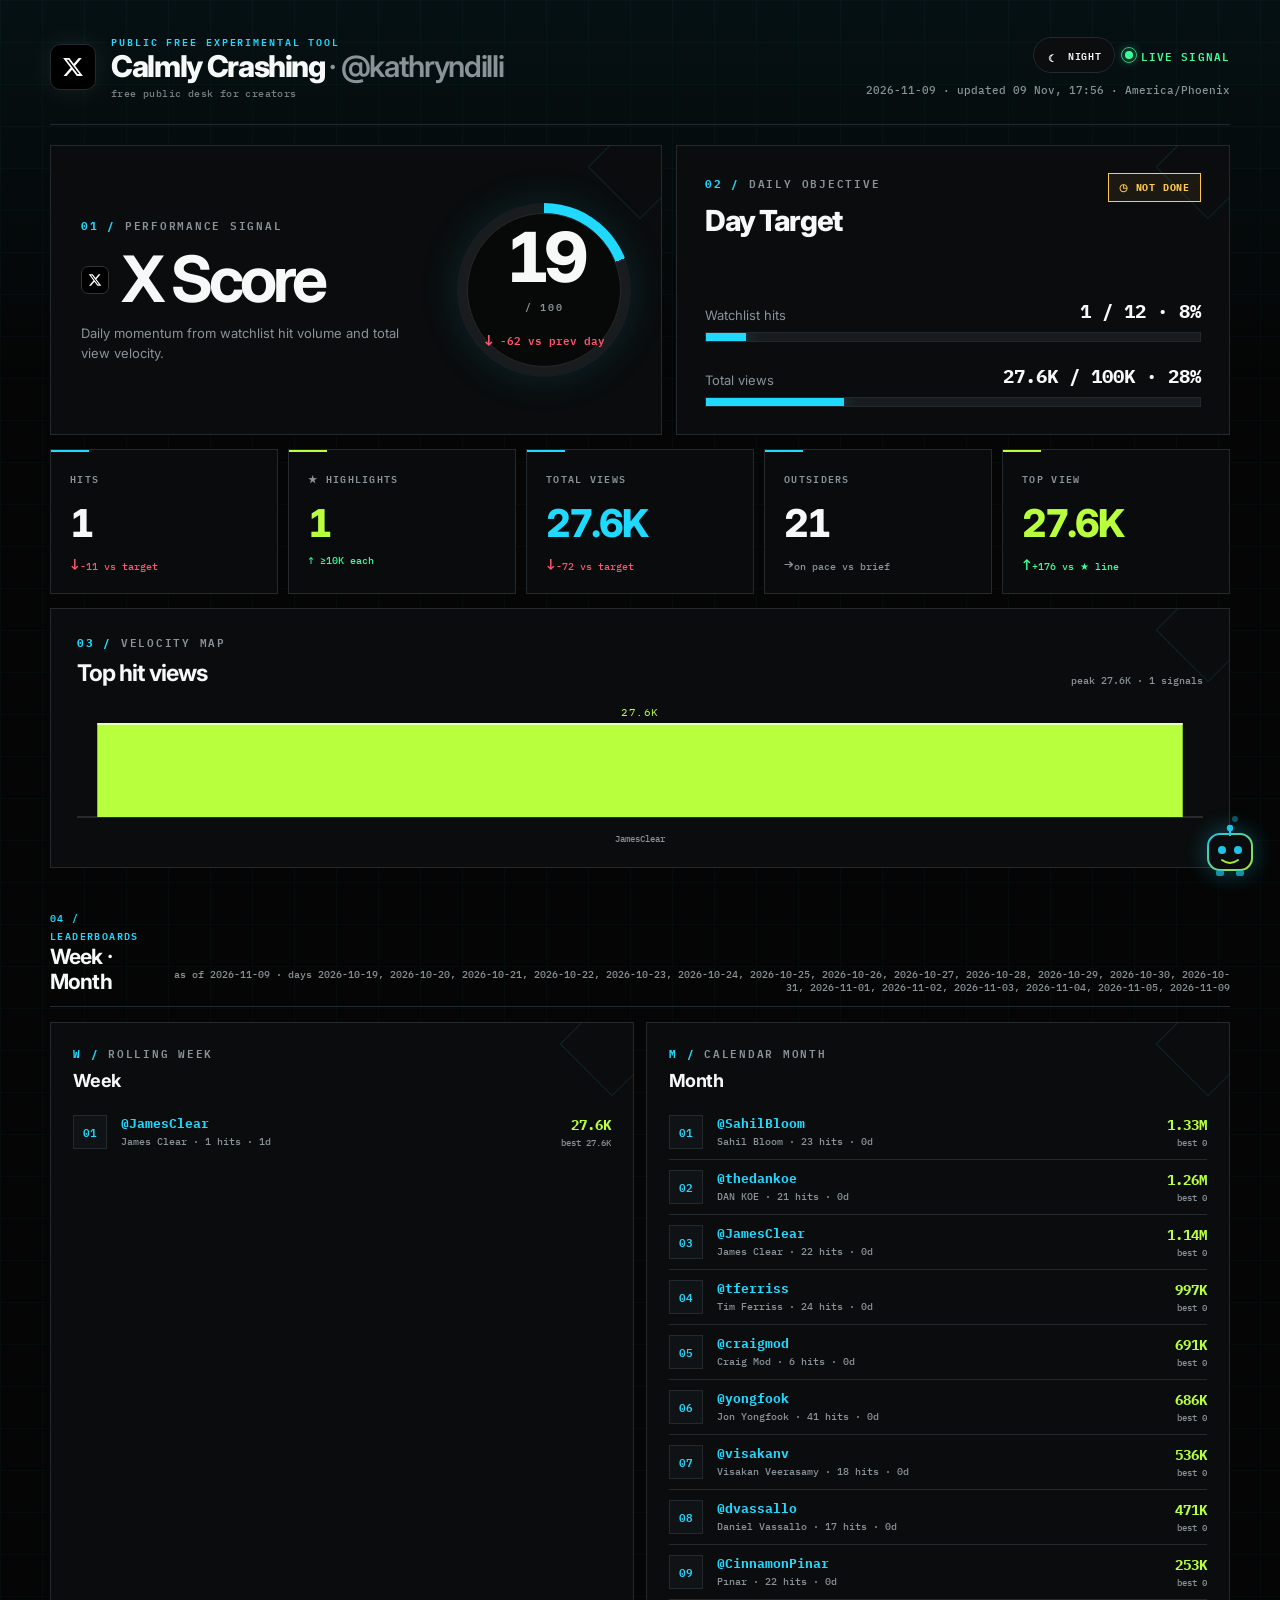
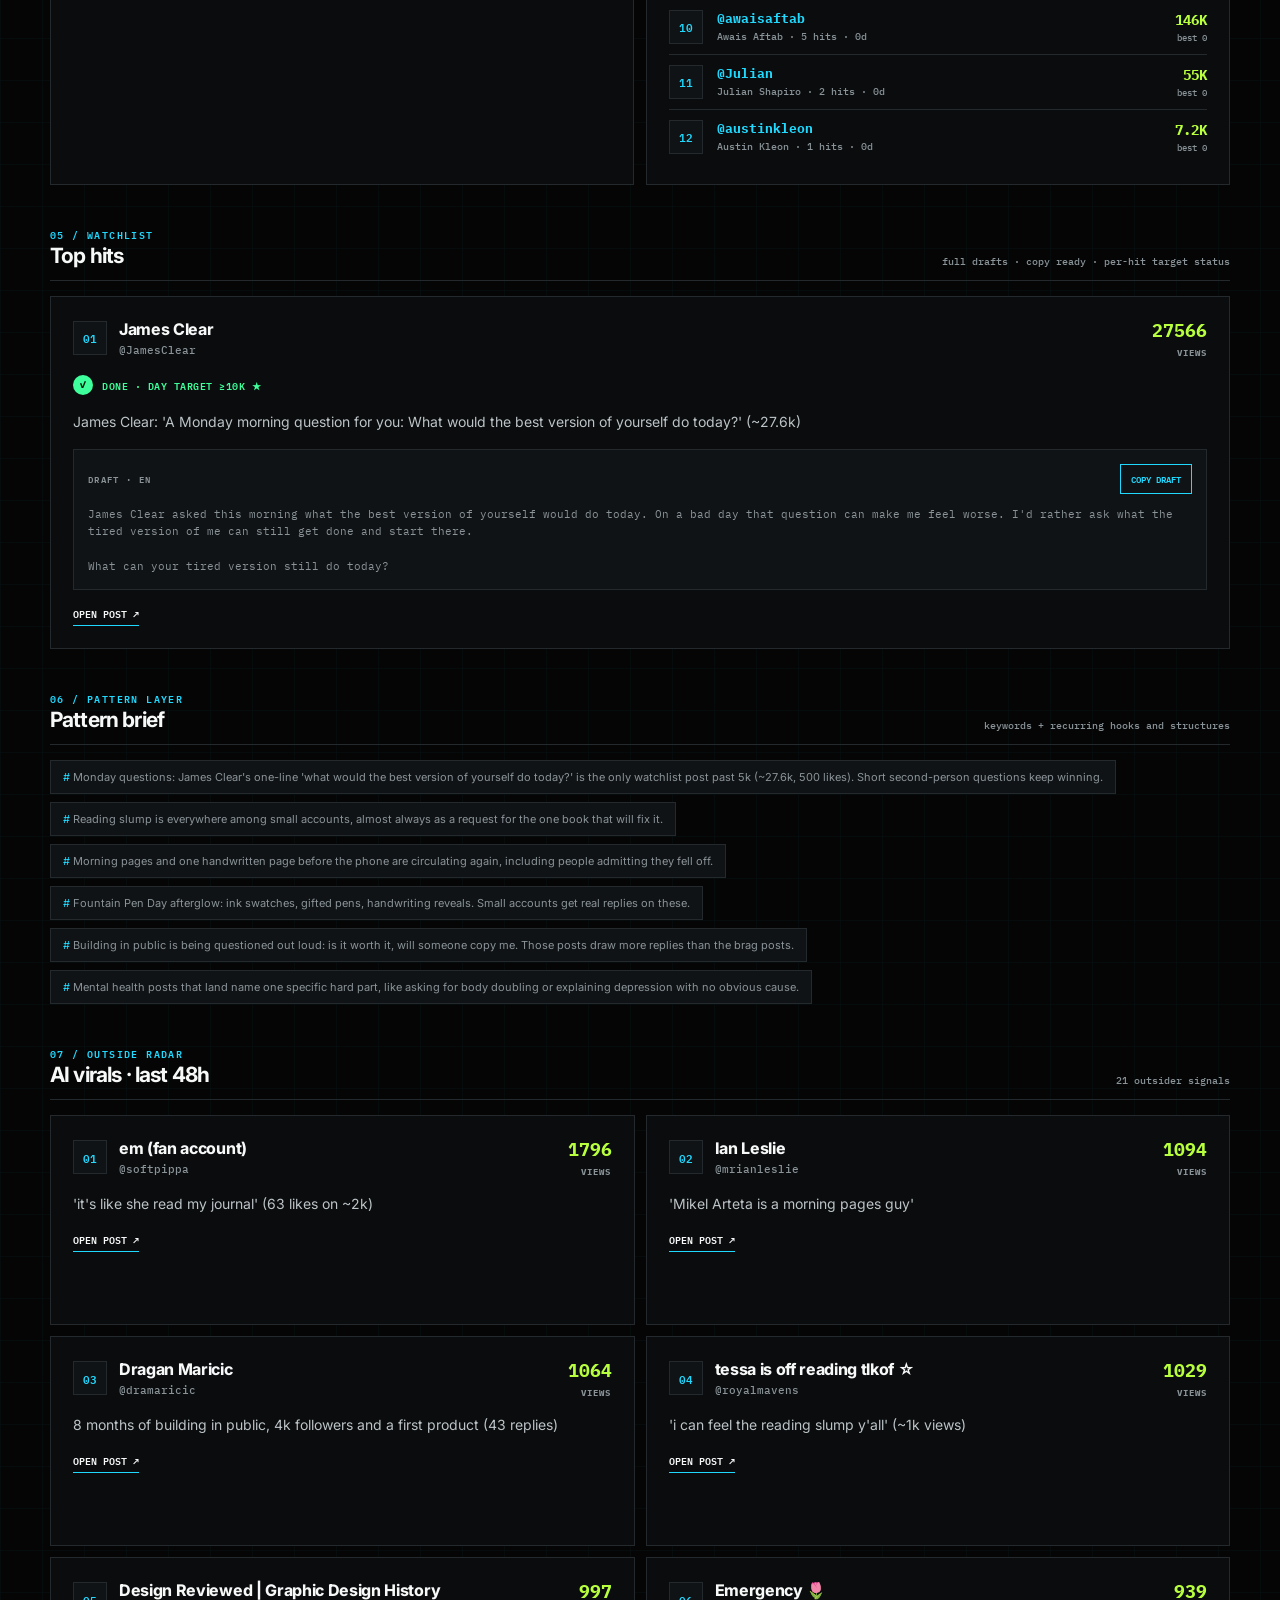
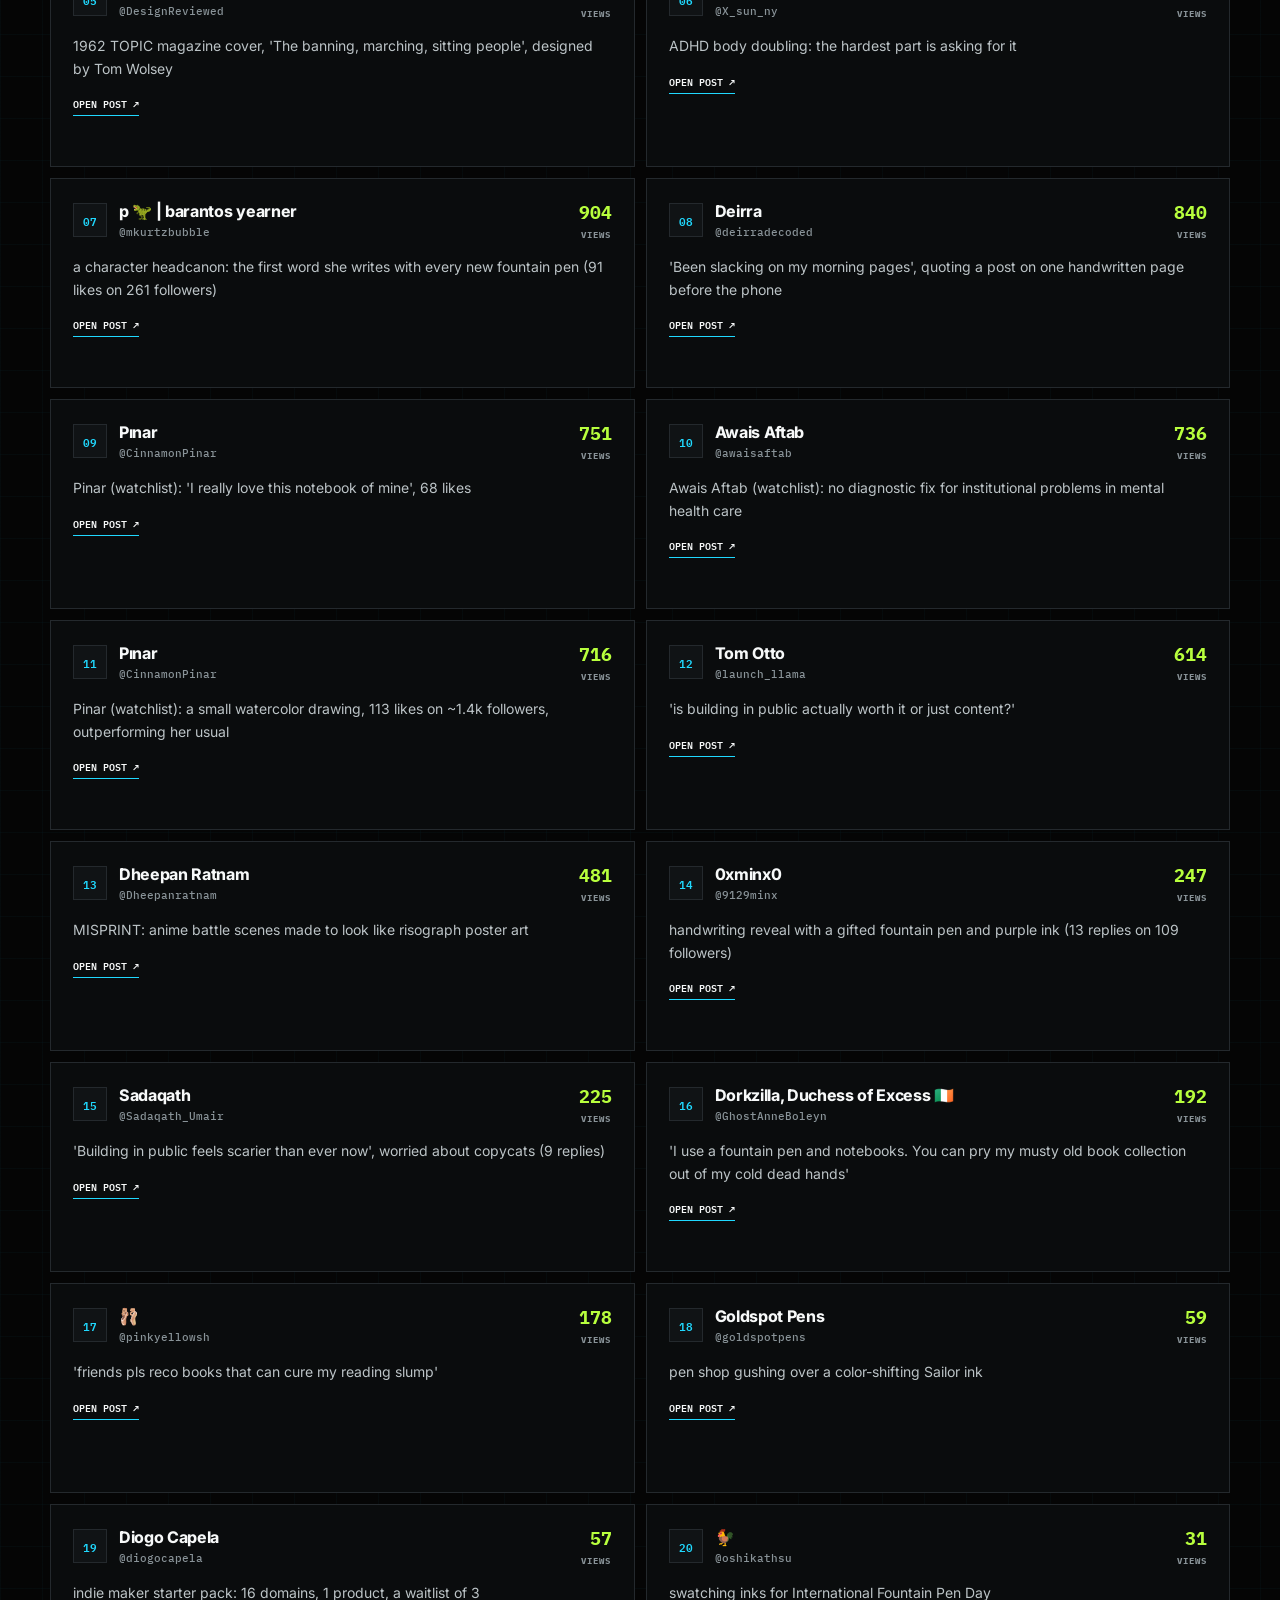
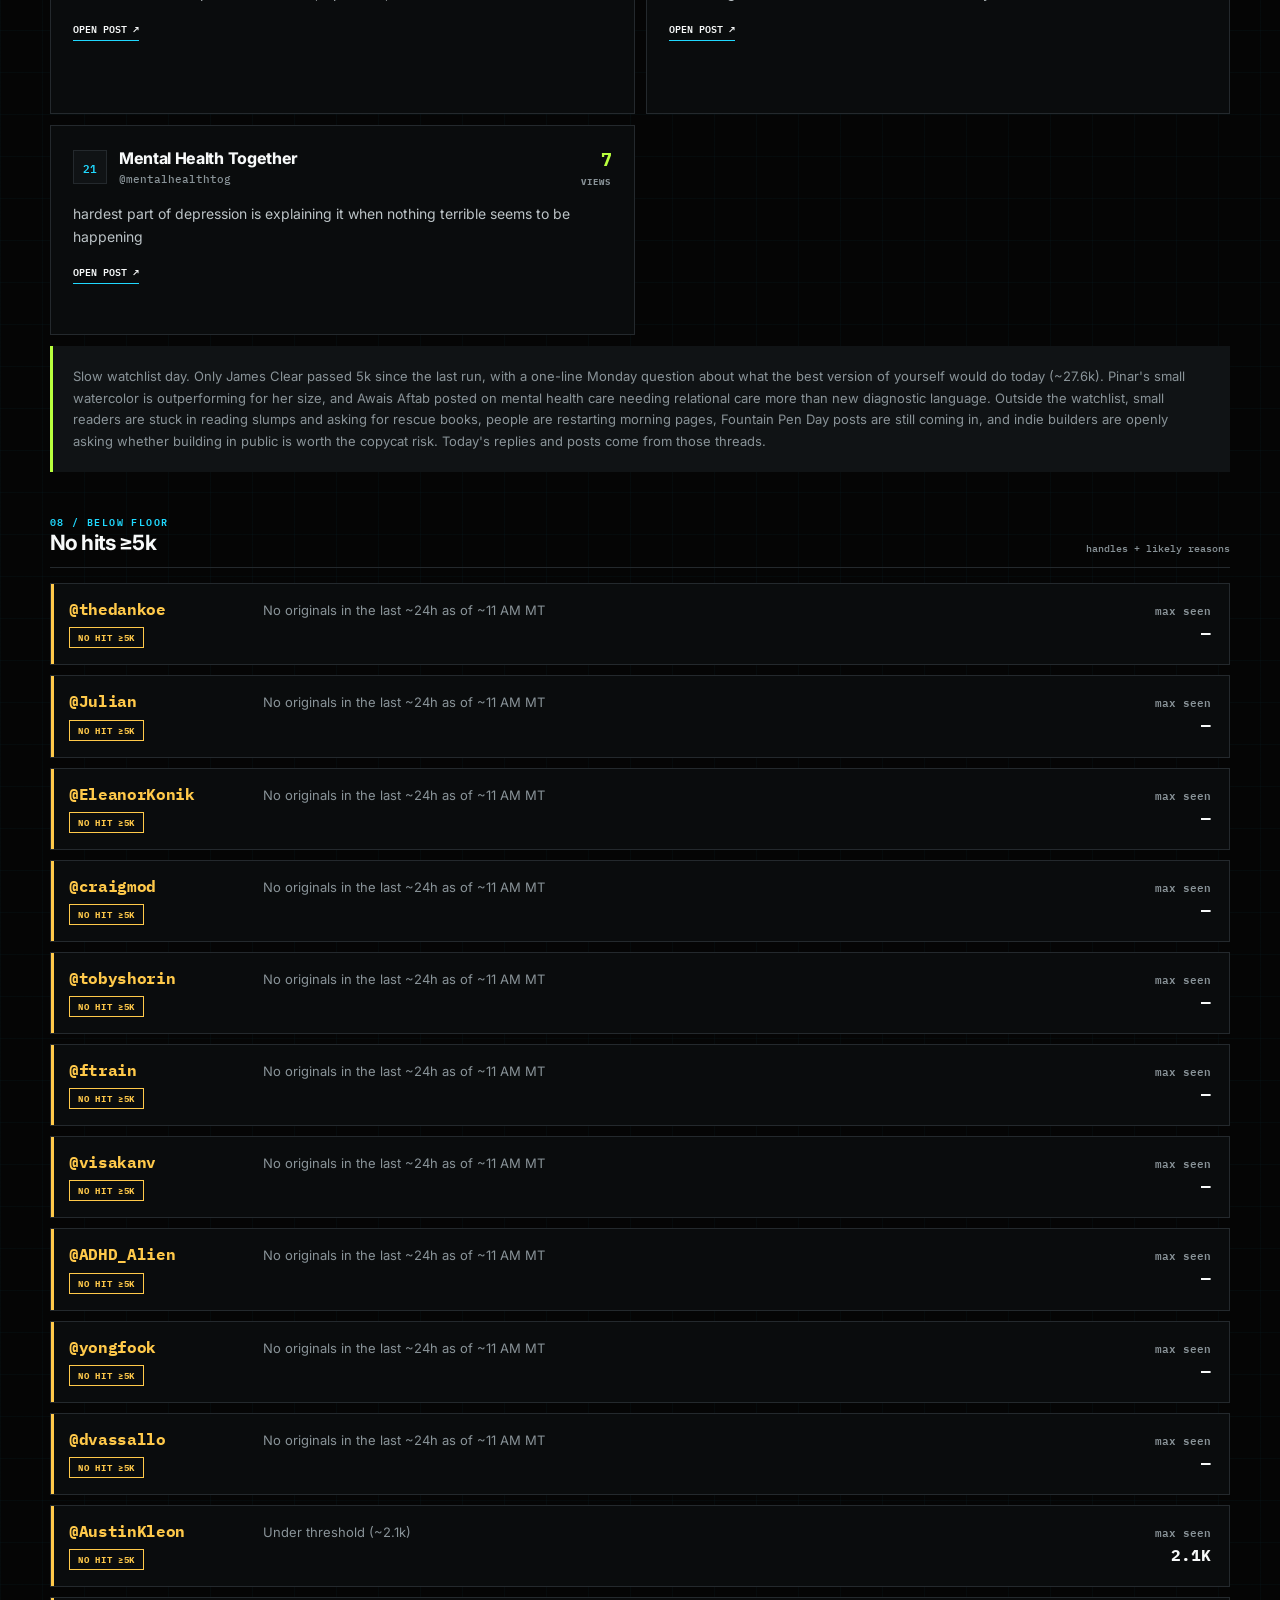
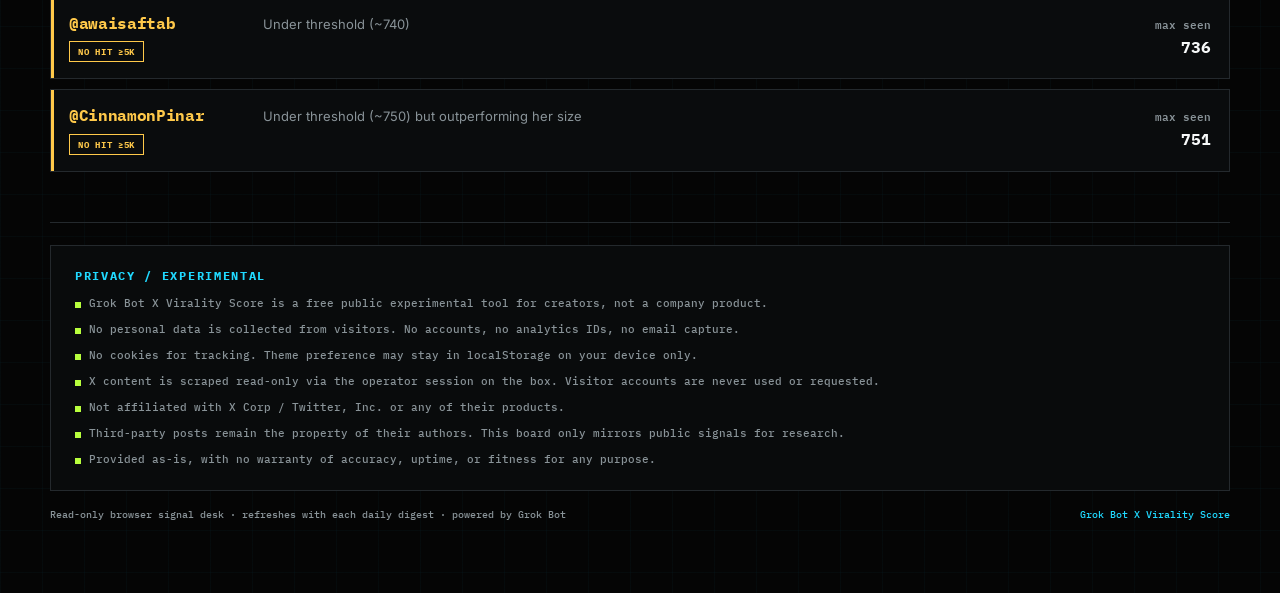
<file: index.html>
<!DOCTYPE html>
<html lang="en" data-theme="night">
<head>
<meta charset="utf-8" />
<meta name="viewport" content="width=device-width, initial-scale=1" />
<meta name="theme-color" content="#050505" />
<title>Calmly Crashing · X Virality Score</title>
<link rel="preconnect" href="https://fonts.googleapis.com" />
<link rel="preconnect" href="https://fonts.gstatic.com" crossorigin />
<link href="https://fonts.googleapis.com/css2?family=Inter:wght@400;500;600;700;800;900&family=IBM+Plex+Mono:wght@400;500;600&display=swap" rel="stylesheet" />
<link rel="stylesheet" href="./board.css" />
</head>
<body>
<div class="grok-trail" aria-hidden="true"></div>
<div class="grok-ambient" aria-hidden="true" title="Grok Bot">
  <svg viewBox="0 0 64 64" role="img">
    <defs>
      <linearGradient id="gb" x1="0" y1="0" x2="1" y2="1">
        <stop offset="0%" stop-color="#20d9ff"/>
        <stop offset="100%" stop-color="#b8ff3d"/>
      </linearGradient>
    </defs>
    <rect x="10" y="16" width="44" height="36" rx="12" fill="#0b0d0e" stroke="url(#gb)" stroke-width="2"/>
    <circle class="antenna" cx="32" cy="10" r="3.2" fill="#20d9ff"/>
    <path class="antenna" d="M32 13 V18" stroke="#20d9ff" stroke-width="2"/>
    <circle class="eye" cx="24" cy="32" r="4" fill="#20d9ff"/>
    <circle class="eye" cx="40" cy="32" r="4" fill="#20d9ff"/>
    <path d="M24 42 Q32 48 40 42" fill="none" stroke="#b8ff3d" stroke-width="2" stroke-linecap="round"/>
    <rect x="18" y="52" width="8" height="6" rx="2" fill="#20d9ff" opacity=".7"/>
    <rect x="38" y="52" width="8" height="6" rx="2" fill="#20d9ff" opacity=".7"/>
  </svg>
</div>
<div class="wrap">
  <header class="site-header">
    <div class="brand-lockup">
      <div class="x-logo" aria-label="X"><svg viewBox="0 0 24 24" role="img" aria-hidden="true"><path fill="currentColor" d="M18.244 2.25h3.308l-7.227 8.26 8.502 11.24h-6.657l-5.214-6.817-5.967 6.817H1.68l7.73-8.835L1.254 2.25H8.08l4.713 6.231 5.45-6.231Zm-1.161 17.52h1.833L7.084 4.126H5.117L17.083 19.77Z"/></svg></div>
      <div>
        <div class="eyebrow">public free experimental tool</div>
        <h1>Calmly Crashing <span class="handle" id="brand-handle"></span></h1>
        <div class="powered">free public desk for creators</div>
      </div>
    </div>
    <div class="header-meta">
      <div class="header-actions">
        <button type="button" class="theme-toggle" id="theme-toggle" aria-label="Toggle day and night theme"><span class="ico" id="theme-ico">☾</span><span id="theme-label">Night</span></button>
        <div class="live" title="Live signal"><span class="live-dot" aria-hidden="true"></span>LIVE SIGNAL</div>
      </div>
      <div id="meta">loading data…</div>
    </div>
  </header>

  <main>
    <section class="hero" aria-label="X Score and day target">
      <article class="panel score-panel">
        <div class="score-copy">
          <div class="panel-label"><strong>01 /</strong> performance signal</div>
          <div class="score-title-row">
            <div class="x-mark" aria-hidden="true"><svg viewBox="0 0 24 24"><path fill="currentColor" d="M18.244 2.25h3.308l-7.227 8.26 8.502 11.24h-6.657l-5.214-6.817-5.967 6.817H1.68l7.73-8.835L1.254 2.25H8.08l4.713 6.231 5.45-6.231Zm-1.161 17.52h1.833L7.084 4.126H5.117L17.083 19.77Z"/></svg></div>
            <h2>X Score</h2>
          </div>
          <p>Daily momentum from watchlist hit volume and total view velocity.</p>
        </div>
        <div class="score-ring" id="score-ring"><div class="score-inner"><div class="score-number" id="x-score" data-count="0">0</div><div class="score-of">/ 100</div><div class="trend flat" id="score-trend"><span class="trend-arrow">→</span><span>calculating</span></div></div></div>
      </article>
      <article class="panel target-panel">
        <div class="target-head"><div><div class="panel-label"><strong>02 /</strong> daily objective</div><div class="target-title">Day Target</div></div><div class="target-state pending" id="target-state">◷ NOT DONE</div></div>
        <div class="target-list">
          <div><div class="target-row-head"><span>Watchlist hits</span><b id="hits-target-copy">—</b></div><div class="target-track"><div class="target-fill" id="hits-progress"></div></div></div>
          <div><div class="target-row-head"><span>Total views</span><b id="views-target-copy">—</b></div><div class="target-track"><div class="target-fill" id="views-progress"></div></div></div>
        </div>
      </article>
    </section>

    <section class="stats" id="stats" aria-label="Daily metrics"></section>

    <section class="panel chart-panel">
      <div class="chart-head"><div><div class="panel-label"><strong>03 /</strong> velocity map</div><h2>Top hit views</h2></div><div class="chart-scale" id="chart-scale">top watchlist signals</div></div>
      <svg id="sparkline" viewBox="0 0 1000 120" preserveAspectRatio="none" role="img" aria-label="Mini bar chart of top hit views"></svg>
      <div class="spark-labels" id="spark-labels"></div>
    </section>

    <div class="section-head"><div><div class="section-index">04 / leaderboards</div><h2>Week · Month</h2></div><div class="section-note" id="lb-note">from data.json + digest days</div></div>
    <section class="boards" aria-label="Week and month leaderboards">
      <article class="panel board-panel"><div class="panel-label"><strong>W /</strong> rolling week</div><h3 id="week-title">Week</h3><div id="week-board"></div></article>
      <article class="panel board-panel"><div class="panel-label"><strong>M /</strong> calendar month</div><h3 id="month-title">Month</h3><div id="month-board"></div></article>
    </section>

    <div class="section-head"><div><div class="section-index">05 / watchlist</div><h2>Top hits</h2></div><div class="section-note">full drafts · copy ready · per-hit target status</div></div>
    <section class="hits-col" id="hits"></section>

    <div class="section-head"><div><div class="section-index">06 / pattern layer</div><h2>Pattern brief</h2></div><div class="section-note">keywords + recurring hooks and structures</div></div>
    <section class="tags" id="patterns"></section>

    <div class="section-head"><div><div class="section-index">07 / outside radar</div><h2>AI virals · last 48h</h2></div><div class="section-note" id="viral-count">20 outsider signals</div></div>
    <section class="grid" id="virals"></section>
    <div class="narrative" id="virals-narrative" hidden></div>

    <div class="section-head"><div><div class="section-index">08 / below floor</div><h2>No hits ≥5k</h2></div><div class="section-note">handles + likely reasons</div></div>
    <section class="nohits-block" id="nohits" aria-label="Accounts without 5k hits"></section>
  </main>

  <footer>
    <div class="privacy">
      <h3>Privacy / Experimental</h3>
      <ul>
        <li>Grok Bot X Virality Score is a free public experimental tool for creators, not a company product.</li>
        <li>No personal data is collected from visitors. No accounts, no analytics IDs, no email capture.</li>
        <li>No cookies for tracking. Theme preference may stay in localStorage on your device only.</li>
        <li>X content is scraped read-only via the operator session on the box. Visitor accounts are never used or requested.</li>
        <li>Not affiliated with X Corp / Twitter, Inc. or any of their products.</li>
        <li>Third-party posts remain the property of their authors. This board only mirrors public signals for research.</li>
        <li>Provided as-is, with no warranty of accuracy, uptime, or fitness for any purpose.</li>
      </ul>
    </div>
    <div class="footer-row">
      <span>Read-only browser signal desk · refreshes with each daily digest · powered by Grok Bot</span>
      <span class="footer-mark">Grok Bot X Virality Score</span>
    </div>
  </footer>
</div>
<script src="./board.js"></script>
</body>
</html>
</file>
<file: board.css>
:root, html[data-theme="night"] { --bg:#050505; --panel:#0b0d0e; --panel-2:#101315; --line:#24292d; --text:#f7f9f9; --muted:#899398; --cyan:#20d9ff; --cyan-2:#8feeff; --lime:#b8ff3d; --green:#3dff9b; --red:#ff5570; --amber:#ffc94a; --stat-bg:#090b0c; --card:#0a0c0d; --track:#181c1e; --ring-hole:#070808; --grid:rgba(32,217,255,.027); --glow:rgba(32,217,255,.06); } html[data-theme="day"] { --bg:#f4f7f8; --panel:#ffffff; --panel-2:#eef3f5; --line:#cfd8dc; --text:#0b1214; --muted:#5f6e74; --cyan:#0496b8; --cyan-2:#067a96; --lime:#5a9a00; --green:#0a8f52; --red:#d12b45; --amber:#b87a00; --stat-bg:#ffffff; --card:#ffffff; --track:#e4eaec; --ring-hole:#f7fafb; --grid:rgba(4,150,184,.05); --glow:rgba(4,150,184,.08); } *{box-sizing:border-box} html{scroll-behavior:smooth} body{margin:0;min-height:100vh;color:var(--text);font-family:Inter,system-ui,sans-serif;background-color:var(--bg);background-image:linear-gradient(var(--grid) 1px,transparent 1px),linear-gradient(90deg,var(--grid) 1px,transparent 1px);background-size:42px 42px;transition:background-color .35s,color .35s} body:before{content:"";position:fixed;inset:0 0 auto;height:390px;pointer-events:none;background:linear-gradient(180deg,var(--glow),transparent);z-index:-1} a{color:inherit}.wrap{width:min(1180px,calc(100% - 36px));margin:auto;padding:26px 0 70px;position:relative} .site-header{display:flex;justify-content:space-between;align-items:center;gap:20px;padding:10px 0 25px;border-bottom:1px solid var(--line)} .brand-lockup{display:flex;align-items:center;gap:15px;min-width:0} .x-logo{width:46px;height:46px;display:grid;place-items:center;border:1px solid var(--line);background:#000;color:#fff;box-shadow:0 0 28px rgba(255,255,255,.08);flex:none;border-radius:10px} html[data-theme="day"] .x-logo{background:#111;box-shadow:0 0 18px rgba(0,0,0,.12)} .x-logo svg{width:22px;height:22px} .eyebrow{font:600 10px/1 IBM Plex Mono,monospace;text-transform:uppercase;letter-spacing:.19em;color:var(--cyan)} h1{margin:5px 0 0;font-size:clamp(20px,3vw,30px);line-height:1.05;letter-spacing:-.045em;font-weight:800} .handle{color:var(--muted);font-weight:600} .powered{margin-top:6px;font:500 10px/1 IBM Plex Mono,monospace;color:var(--muted);letter-spacing:.04em;opacity:.85} .header-meta{text-align:right;display:flex;flex-direction:column;align-items:flex-end;gap:8px} .header-actions{display:flex;align-items:center;gap:10px} .theme-toggle{border:1px solid var(--line);background:var(--panel);color:var(--text);padding:8px 12px;font:600 10px IBM Plex Mono,monospace;letter-spacing:.08em;text-transform:uppercase;cursor:pointer;border-radius:999px;display:inline-flex;align-items:center;gap:8px} .theme-toggle:hover{border-color:var(--cyan);color:var(--cyan)} .theme-toggle .ico{width:14px;height:14px;display:grid;place-items:center} .live{display:inline-flex;align-items:center;gap:8px;font:600 11px IBM Plex Mono,monospace;text-transform:uppercase;letter-spacing:.1em;color:var(--green)} .live-dot{width:8px;height:8px;background:var(--green);border-radius:50%;box-shadow:0 0 12px var(--green);position:relative} .live-dot:after{content:"";position:absolute;inset:-4px;border-radius:50%;border:1px solid var(--green);opacity:.7;animation:livePulse 1.6s ease-out infinite} @keyframes livePulse{0%{transform:scale(.6);opacity:.8}70%{transform:scale(1.9);opacity:0}100%{transform:scale(1.9);opacity:0}} #meta{margin-top:2px;color:var(--muted);font:500 11px IBM Plex Mono,monospace} .hero{display:grid;grid-template-columns:1.05fr .95fr;gap:14px;margin:20px 0 14px} .panel{position:relative;background:rgba(11,13,14,.96);border:1px solid var(--line);overflow:hidden;transition:background .35s,border-color .35s} html[data-theme="day"] .panel{background:rgba(255,255,255,.96)} .panel:after{content:"";position:absolute;right:-16px;top:-16px;width:72px;height:72px;border:1px solid rgba(32,217,255,.13);transform:rotate(45deg)} .score-panel{min-height:290px;padding:27px 30px;display:grid;grid-template-columns:1fr auto;align-items:center} .panel-label{font:600 11px IBM Plex Mono,monospace;text-transform:uppercase;letter-spacing:.16em;color:var(--muted)} .panel-label strong{color:var(--cyan)} .score-title-row{display:flex;align-items:center;gap:12px;margin:15px 0 13px} .score-title-row .x-mark{width:28px;height:28px;display:grid;place-items:center;background:#000;border:1px solid #333;border-radius:7px;color:#fff;flex:none} .score-title-row .x-mark svg{width:14px;height:14px} .score-copy h2{font-size:clamp(35px,5vw,66px);line-height:.95;margin:0;letter-spacing:-.07em} .score-copy p{max-width:350px;margin:0;color:var(--muted);font-size:13px;line-height:1.55} .score-ring{--score:0;position:relative;width:174px;height:174px;border-radius:50%;display:grid;place-items:center;background:conic-gradient(var(--cyan) calc(var(--score)*1%),var(--track) 0);box-shadow:0 0 42px rgba(32,217,255,.13);transition:background .2s} .score-ring:before{content:"";position:absolute;inset:10px;border-radius:50%;background:var(--ring-hole);border:1px solid var(--line)} .score-inner{position:relative;text-align:center} .score-number{font:800 69px/.9 Inter,sans-serif;letter-spacing:-.08em;font-variant-numeric:tabular-nums} .score-of{font:600 10px IBM Plex Mono,monospace;color:var(--muted);letter-spacing:.18em;margin-top:8px} .trend{margin-top:11px;display:inline-flex;align-items:center;gap:6px;font:600 11px IBM Plex Mono,monospace} .trend.up{color:var(--green)}.trend.down{color:var(--red)}.trend.flat{color:var(--muted)} .trend-arrow{font-size:16px} .target-panel{min-height:290px;padding:27px 28px;display:flex;flex-direction:column} .target-head{display:flex;justify-content:space-between;align-items:start;gap:16px} .target-title{font-size:29px;font-weight:800;letter-spacing:-.05em;margin-top:11px} .target-state{border:1px solid currentColor;padding:7px 10px;font:700 10px IBM Plex Mono,monospace;letter-spacing:.08em} .target-state.done{color:var(--green);background:rgba(61,255,155,.07)} .target-state.pending{color:var(--amber);background:rgba(255,201,74,.07)} .target-list{display:grid;gap:22px;margin-top:auto;padding-top:27px} .target-row-head{display:flex;justify-content:space-between;align-items:end;font-size:13px;color:var(--muted)} .target-row-head b{font:700 19px IBM Plex Mono,monospace;color:var(--text)} .target-track{height:10px;margin-top:9px;background:var(--track);border:1px solid var(--line);overflow:hidden} .target-fill{height:100%;width:0;background:var(--cyan);box-shadow:0 0 16px rgba(32,217,255,.42);transition:width 1.1s cubic-bezier(.2,.8,.2,1)} .target-fill.done{background:var(--green);box-shadow:0 0 16px rgba(61,255,155,.35)} .stats{display:grid;grid-template-columns:repeat(5,1fr);gap:10px;margin:14px 0} .stat{min-height:133px;background:var(--stat-bg);border:1px solid var(--line);padding:19px;position:relative;overflow:hidden} .stat:before{content:"";position:absolute;left:0;top:0;width:38px;height:2px;background:var(--cyan)} .stat:nth-child(2):before,.stat:nth-child(5):before{background:var(--lime)} .stat-k{font:600 10px IBM Plex Mono,monospace;color:var(--muted);text-transform:uppercase;letter-spacing:.13em} .stat-v{margin-top:13px;font-size:clamp(27px,3vw,42px);font-weight:800;letter-spacing:-.06em;color:var(--text);white-space:nowrap;font-variant-numeric:tabular-nums} .stat:nth-child(2) .stat-v,.stat:nth-child(5) .stat-v{color:var(--lime)} .stat:nth-child(3) .stat-v{color:var(--cyan)} .stat-note{margin-top:8px;font:500 10px IBM Plex Mono,monospace;color:var(--muted)} .up{color:var(--green)!important}.down{color:var(--red)!important}.flat{color:var(--muted)!important} .chart-panel{padding:23px 26px;margin-bottom:20px} .chart-head{display:flex;align-items:end;justify-content:space-between;gap:14px;margin-bottom:18px} .chart-head h2{margin:8px 0 0;font-size:23px;letter-spacing:-.04em} .chart-scale{font:500 10px IBM Plex Mono,monospace;color:var(--muted)} #sparkline{height:120px;width:100%;display:block} .spark-labels{display:flex;justify-content:space-around;margin-top:8px;color:var(--muted);font:500 9px IBM Plex Mono,monospace;overflow:hidden} .section-head{margin:40px 0 15px;padding-bottom:12px;border-bottom:1px solid var(--line);display:flex;align-items:end;justify-content:space-between;gap:15px} .section-head h2{margin:0;font-size:21px;letter-spacing:-.04em} .section-index{color:var(--cyan);font:600 10px IBM Plex Mono,monospace;letter-spacing:.14em;text-transform:uppercase} .section-note{color:var(--muted);font:500 10px IBM Plex Mono,monospace;text-align:right} .hits-col{display:flex;flex-direction:column;gap:13px} .card{background:var(--card);border:1px solid var(--line);padding:22px;position:relative} .card:hover{border-color:var(--cyan)} .card.pending{opacity:.7;border-style:dashed} .card-top{display:flex;justify-content:space-between;gap:18px;align-items:flex-start} .identity{display:flex;gap:12px;align-items:center} .rank{width:34px;height:34px;display:grid;place-items:center;background:var(--panel-2);border:1px solid var(--line);color:var(--cyan);font:600 11px IBM Plex Mono,monospace} .name{font-weight:750;letter-spacing:-.02em} .card .handle{font:500 11px IBM Plex Mono,monospace;margin-top:4px} .views-big{text-align:right;color:var(--lime);font:700 18px IBM Plex Mono,monospace;white-space:nowrap} .views-big small{display:block;color:var(--muted);font-size:9px;text-transform:uppercase;letter-spacing:.12em;margin-top:5px} .hit-target{margin:17px 0 0;display:flex;align-items:center;gap:9px;flex-wrap:wrap;font:600 10px IBM Plex Mono,monospace;text-transform:uppercase;letter-spacing:.05em} .hit-target .mark{display:grid;place-items:center;width:20px;height:20px;border-radius:50%;font-weight:800} .hit-target.done{color:var(--green)} .hit-target.done .mark{background:var(--green);color:#001b0c} .hit-target.not-done{color:var(--amber)} .hit-target.not-done .mark{border:1px solid var(--amber);color:var(--amber)} .hook{color:var(--muted);font-size:14px;line-height:1.6;margin-top:16px;opacity:.95} html[data-theme="night"] .hook{color:#c6ced1} .chip{display:inline-flex;align-items:center;gap:7px;margin-top:13px;padding:7px 10px;border:1px solid #254853;background:#0b181c;color:var(--cyan-2);font:500 10px/1.4 IBM Plex Mono,monospace} html[data-theme="day"] .chip{border-color:#9ad3e0;background:#e8f7fb} .chip:before{content:"▶";font-size:8px} .draft-block{margin-top:16px;background:var(--panel-2);border:1px solid var(--line);padding:14px} .draft-head{display:flex;align-items:center;justify-content:space-between;gap:10px} .draft-label{font:600 9px IBM Plex Mono,monospace;color:var(--muted);text-transform:uppercase;letter-spacing:.15em} .copy-btn{border:1px solid var(--cyan);background:transparent;color:var(--cyan);padding:6px 10px;font:600 9px IBM Plex Mono,monospace;cursor:pointer} .copy-btn:hover,.copy-btn.copied{background:var(--cyan);color:#001014} .draft-text{white-space:pre-wrap;word-break:break-word;max-height:220px;overflow:auto;color:var(--muted);font:400 11px/1.58 IBM Plex Mono,monospace;margin:12px 0 0} .post-link{display:inline-block;margin-top:14px;color:var(--text);font:600 10px IBM Plex Mono,monospace;text-decoration:none;border-bottom:1px solid var(--cyan);padding-bottom:3px} .post-link.disabled{color:var(--muted);border-color:var(--muted);pointer-events:none} .tags{display:flex;flex-wrap:wrap;gap:8px} .tag{border:1px solid var(--line);background:var(--panel-2);padding:9px 12px;color:var(--muted);font-size:11px} .tag:before{content:"# ";color:var(--cyan)} .grid{display:grid;grid-template-columns:repeat(2,1fr);gap:11px} .grid .card{min-height:210px} .narrative{margin-top:11px;padding:20px;border-left:3px solid var(--lime);background:var(--panel-2);color:var(--muted);font-size:13px;line-height:1.65} .muted{color:var(--muted);font-size:13px} .boards{display:grid;grid-template-columns:1fr 1fr;gap:12px;margin-bottom:8px} .board-panel{padding:20px 22px} .board-panel h3{margin:8px 0 14px;font-size:18px;letter-spacing:-.03em} .lb-row{display:grid;grid-template-columns:36px 1fr auto;gap:12px;align-items:center;padding:10px 0;border-top:1px solid var(--line)} .lb-row:first-of-type{border-top:0} .lb-handle{font:700 13px IBM Plex Mono,monospace;color:var(--cyan)} .lb-meta{font:500 10px IBM Plex Mono,monospace;color:var(--muted);margin-top:3px} .lb-views{font:700 14px IBM Plex Mono,monospace;color:var(--lime);text-align:right} .lb-views small{display:block;color:var(--muted);font-size:9px;margin-top:3px;font-weight:500} .nohits-block{display:grid;gap:10px} .nohit{display:grid;grid-template-columns:minmax(140px,180px) 1fr auto;gap:14px;align-items:start;background:var(--card);border:1px solid var(--line);padding:16px 18px;position:relative;overflow:hidden} .nohit:before{content:"";position:absolute;left:0;top:0;bottom:0;width:3px;background:var(--amber)} .nohit-handle{font:800 16px/1.2 IBM Plex Mono,monospace;color:var(--amber);letter-spacing:-.02em} .nohit-badge{margin-top:8px;display:inline-flex;padding:4px 8px;border:1px solid var(--amber);color:var(--amber);font:700 9px IBM Plex Mono,monospace;letter-spacing:.08em;text-transform:uppercase} .nohit-reason{color:var(--muted);font-size:13px;line-height:1.55} .nohit-max{font:600 11px IBM Plex Mono,monospace;color:var(--muted);text-align:right;white-space:nowrap} .nohit-max b{display:block;color:var(--text);font-size:16px;margin-top:4px} footer{margin-top:50px;padding-top:22px;border-top:1px solid var(--line);color:var(--muted)} .privacy{background:var(--stat-bg);border:1px solid var(--line);padding:22px 24px;margin-bottom:16px} .privacy h3{margin:0 0 12px;font:700 12px IBM Plex Mono,monospace;letter-spacing:.14em;text-transform:uppercase;color:var(--cyan)} .privacy ul{margin:0;padding:0;list-style:none;display:grid;gap:9px} .privacy li{font:500 11px/1.55 IBM Plex Mono,monospace;color:var(--muted);padding-left:14px;position:relative} .privacy li:before{content:"";position:absolute;left:0;top:7px;width:6px;height:6px;background:var(--lime)} .footer-row{display:flex;justify-content:space-between;gap:20px;font:500 10px/1.6 IBM Plex Mono,monospace} .footer-mark{color:var(--cyan)} .grok-ambient{position:fixed;right:18px;bottom:18px;width:64px;height:64px;z-index:20;pointer-events:none;opacity:.9;filter:drop-shadow(0 0 12px rgba(32,217,255,.35));animation:floatBot 4.5s ease-in-out infinite} .grok-ambient svg{width:100%;height:100%;display:block} .grok-ambient .eye{animation:blink 5.2s infinite} .grok-ambient .antenna{transform-origin:32px 10px;animation:wiggle 3.2s ease-in-out infinite} @keyframes floatBot{0%,100%{transform:translateY(0)}50%{transform:translateY(-10px)}} @keyframes blink{0%,92%,100%{opacity:1}94%,96%{opacity:.15}} @keyframes wiggle{0%,100%{transform:rotate(0)}50%{transform:rotate(8deg)}} .grok-trail{position:fixed;right:42px;bottom:78px;width:6px;height:6px;border-radius:50%;background:var(--cyan);opacity:.35;z-index:19;pointer-events:none;animation:trail 4.5s ease-in-out infinite} @keyframes trail{0%,100%{transform:translateY(0);opacity:.15}50%{transform:translateY(-18px);opacity:.45}} @media(max-width:900px){.hero{grid-template-columns:1fr}.stats{grid-template-columns:repeat(3,1fr)}.score-panel,.target-panel{min-height:260px}.grid,.boards{grid-template-columns:1fr}.nohit{grid-template-columns:1fr}.nohit-max{text-align:left}} @media(max-width:620px){.wrap{width:min(100% - 24px,1180px);padding-top:12px}.site-header{align-items:flex-start;flex-wrap:wrap}.header-meta{align-items:flex-start;text-align:left}.x-logo{width:39px;height:39px}h1{font-size:20px}.hero{margin-top:12px}.score-panel{padding:22px 18px;grid-template-columns:1fr auto;min-height:245px}.score-ring{width:130px;height:130px}.score-number{font-size:52px}.score-copy h2{font-size:34px}.score-copy p{font-size:11px}.target-panel{padding:22px 18px}.stats{grid-template-columns:repeat(2,1fr)}.stat{min-height:112px;padding:15px}.stat-v{font-size:29px}.chart-panel{padding:18px 14px}.card{padding:16px}.card-top{display:block}.views-big{text-align:left;margin:13px 0 0}.grid{grid-template-columns:1fr}.section-head{align-items:flex-start}.section-note{max-width:140px}.footer-row{display:block}.footer-mark{display:block;margin-top:8px}.privacy{padding:18px}.grok-ambient,.grok-trail{display:none}} @media(max-width:400px){.score-panel{display:block}.score-ring{margin:20px auto 0}.score-copy{text-align:center}.stats{grid-template-columns:1fr 1fr}.stat:last-child{grid-column:1/-1}} @media (prefers-reduced-motion: reduce){ .live-dot:after,.grok-ambient,.grok-ambient .eye,.grok-ambient .antenna,.grok-trail,.target-fill{animation:none!important;transition:none!important} }
</file>
